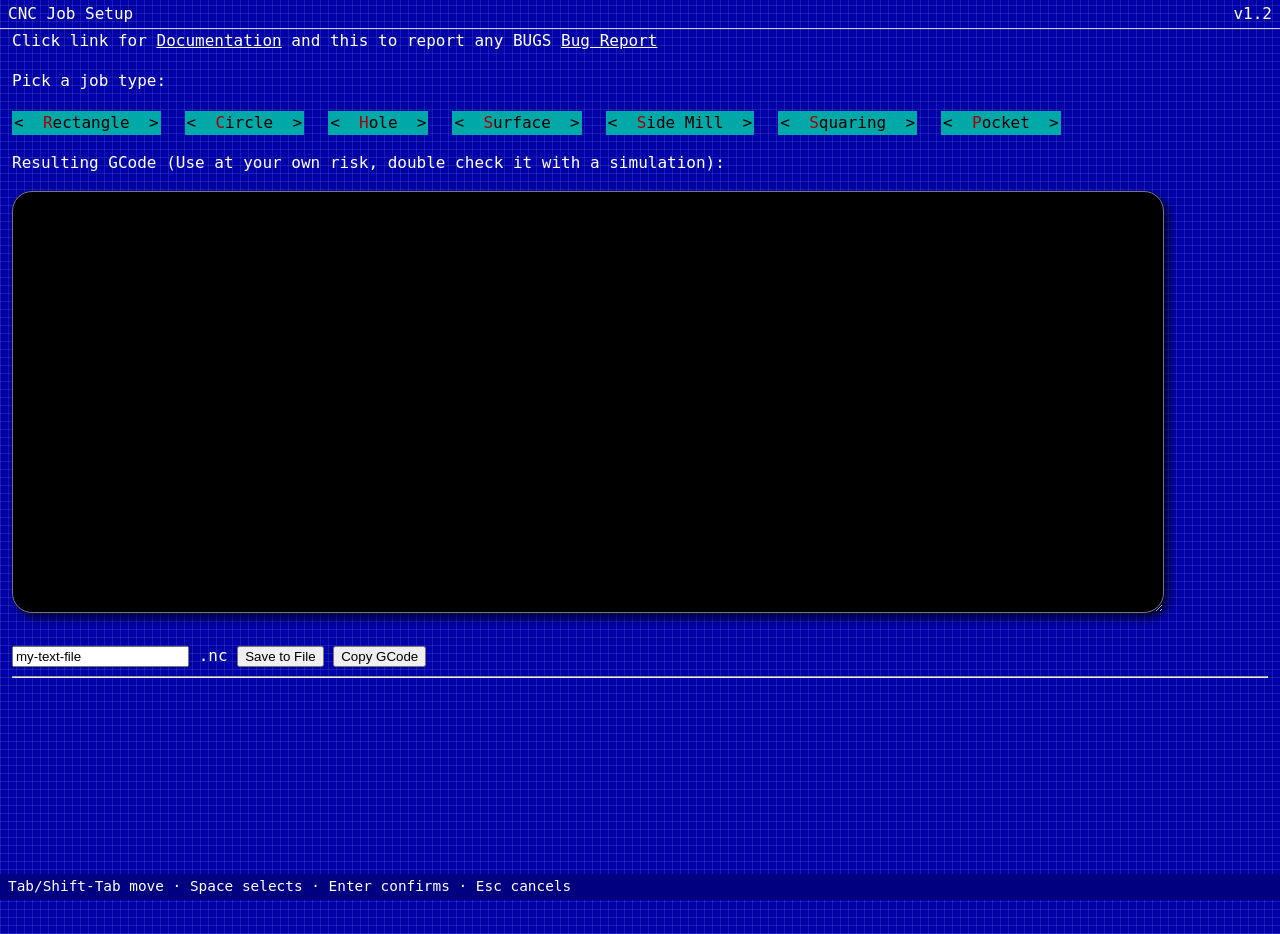
<file: static/index.html>
<!DOCTYPE html>
<html lang="en">
<head>
<meta charset="utf-8">
<meta name="viewport" content="width=device-width, initial-scale=1">
<title>CNC dialogs</title>
<link rel="stylesheet" href="cnc-dialog.css">
</head>
<body class="cd-screen">

<div class="cd-backtitle"><span>CNC Job Setup</span><span>v1.2</span></div>

<div class="cd-docs">
Click link for <a href="documentation.html">Documentation</a>
and this to report any BUGS <a href="https://github.com/wolfmanjm/turtlecnc/issues/new">Bug Report</a>
</div>

<p>Pick a job type:</p>

<div class="cd-buttons" style="justify-content:flex-start">
  <button class="cd-btn" data-job="rectangle">&lt; &nbsp;<span class="cd-hot">R</span>ectangle&nbsp; &gt;</button>
  <button class="cd-btn" data-job="circle">&lt; &nbsp;<span class="cd-hot">C</span>ircle&nbsp; &gt;</button>
  <button class="cd-btn" data-job="hole">&lt; &nbsp;<span class="cd-hot">H</span>ole&nbsp; &gt;</button>
  <button class="cd-btn" data-job="surface">&lt; &nbsp;<span class="cd-hot">S</span>urface&nbsp; &gt;</button>
  <button class="cd-btn" data-job="sidemill">&lt; &nbsp;<span class="cd-hot">S</span>ide Mill&nbsp; &gt;</button>
  <button class="cd-btn" data-job="squaring">&lt; &nbsp;<span class="cd-hot">S</span>quaring&nbsp; &gt;</button>
  <button class="cd-btn" data-job="pocket">&lt; &nbsp;<span class="cd-hot">P</span>ocket&nbsp; &gt;</button>
</div>

<pre class="cd-output" id="msgs" aria-live="polite"></pre>
<div class="cd-statusbar">Tab/Shift-Tab move &#183; Space selects &#183; Enter confirms &#183; Esc cancels</div>

<p>Resulting GCode (Use at your own risk, double check it with a simulation):</p>

<textarea class="gcoderesult" id="gcoderesult">
</textarea>
<br><br>
<input type="text" id="filenameInput" placeholder="Enter filename" value="my-text-file">
<span>.nc</span>
<button onclick="savegcode()">Save to File</button>
<button onclick="copygcode()">Copy GCode</button>
<hr>
<pre class="cd-output" id="out" aria-live="polite"></pre>

<script src="cnc-dialog.js"></script>
<script>
/* ---- one spec per dialog; add or drop fields freely ---------------------- */

const mm = { type: "number", step: 0.001, min: 0, unit: "mm" };

const SPECS = {
  rectangle: {
    title: "Rectangle profile",
    blurb: "Stock and cutter values, mill type inside/outside/laser.",
    fields: [
      { name: "jobname", label: "Job name", type: "text", value: "rectangle", maxlength: 40 },
      { name: "width",   label: "Width",         ...mm, value: 100 },
      { name: "length",  label: "Length",        ...mm, value: 150 },
      { name: "depth",   label: "Depth",         ...mm, value: 6 },
      { name: "tooldia", label: "Tool diameter", ...mm, value: 6.35, min: 0.001 },
      { name: "doc",     label: "Depth of cut",  ...mm, value: 1.5, min: 0.001, unit: "mm per pass" },
      { name: "feedrate",label: "Feedrate",      type: "number", value: 1400, unit: "mm/min"},
      { name: "rpm",     label: "Spindle",       type: "number", value: 0, unit: "RPM"},
      { name: "side",    label: "Cutter offset", type: "radio", value: "inside",
        options: [
          { value: "inside",  label: "Inside \u2014 cut within the boundary" },
          { value: "outside", label: "Outside \u2014 cut around the boundary" },
          { value: "laser",   label: "Laser \u2014 cut on the boundary" }
        ]}
    ]
  },

  hole: {
    title: "Drill Helical Hole",
    blurb: "Stock and cutter values, drills a helical hole with an endmill to the given depth",
    fields: [
      { name: "jobname", label: "Job name", type: "text", value: "hole" },
      { name: "diameter", label: "Hole diameter", ...mm, value: 10, min: 0.001 },
      { name: "depth",   label: "Depth",         ...mm, value: 12 },
      { name: "doc",     label: "Depth of cut",  ...mm, value: 1.5, min: 0.001, unit: "mm per pass" },
      { name: "tooldia", label: "Tool diameter", ...mm, value: 6.35, min: 0.001 },
      { name: "feedrate",label: "Feedrate",      type: "number", value: 1400, unit: "mm/min"},
      { name: "peck",    label: "Peck depth",    ...mm, value: 0 },
      { name: "rpm",     label: "Spindle",       type: "number", value: 0, unit: "RPM"},
      { name: "laser",   label: "Laser", type: "check", value: false }
    ]
  },

  circle: {
    title: "Circle profile",
    blurb: "Stock and cutter values, profiles a circle to the given depth, segments is optional",
    fields: [
      { name: "jobname", label: "Job name", type: "text", value: "circle", maxlength: 40 },
      { name: "diameter",   label: "Diameter",   ...mm, value: 20 },
      { name: "depth",   label: "Depth",         ...mm, value: 6 },
      { name: "tooldia", label: "Tool diameter", ...mm, value: 6.35, min: 0.001 },
      { name: "doc",     label: "Depth of cut",  ...mm, value: 1.5, min: 0.001, unit: "mm per pass" },
      { name: "feedrate",label: "Feedrate",      type: "number", value: 1400, unit: "mm/min"},
      { name: "rpm",     label: "Spindle",       type: "number", value: 0, unit: "RPM"},
      { name: "stepover",label: "Segments",      type: "number", value: 0, unit: "leave at 0 for auto"},
      { name: "side",    label: "Cutter offset", type: "radio", value: "inside",
        options: [
          { value: "inside",  label: "Inside \u2014 cut within the boundary" },
          { value: "outside", label: "Outside \u2014 cut around the boundary" },
          { value: "laser",   label: "Laser \u2014 cut on the boundary" }
        ]}
    ]
  },

  surface: {
    title: "surface a wasteboard",
    blurb: "Starts at current position and z height and mills over the given width, length to given depth",

    fields: [
      { name: "jobname", label: "Job name",      type: "text", value: "surface" },
      { name: "width",   label: "Width",         ...mm, value: 200 },
      { name: "length",  label: "Length",        ...mm, value: 300 },
      { name: "depth",   label: "Depth",         ...mm, value: 0.2 },
      { name: "tooldia", label: "Tool diameter", ...mm, value: 50, min: 0.001 },
      { name: "feedrate",label: "Feedrate",      type: "number", value: 1400, unit: "mm/min"},
      { name: "stepover", label: "Stepover", type: "number", step: 1, min: 1, max: 100, value: 40, unit: "%" },
      { name: "rpm",     label: "Spindle",       type: "number", value: 0, unit: "RPM"},
    ]
  },

  squaring: {
    title: "Square some stock",
    blurb: "Square up stock given width and length does top surface, given height will also do sides using a sidecut. depth is final depth of top surface, leave at 0 to just skim by DOC",

    fields: [
      { name: "jobname", label: "Job name",      type: "text", value: "squaring" },
      { name: "width",   label: "Width",         ...mm, value: 200 },
      { name: "length",  label: "Length",        ...mm, value: 300 },
      { name: "height",  label: "Height",        ...mm, value: 0 },
      { name: "doc",     label: "Depth of cut",  ...mm, value: 0.1, min: 0.001, unit: "mm per pass" },
      { name: "depth",   label: "Depth",         ...mm, value: 0 },
      { name: "tooldia", label: "Tool diameter", ...mm, value: 12, min: 0.001 },
      { name: "feedrate",label: "Feedrate",      type: "number", value: 1400, unit: "mm/min"},
      { name: "plungerate",label: "Plungerate",  type: "number", value: 100, unit: "mm/min"},
      { name: "stepover", label: "Stepover", type: "number", step: 1, min: 1, max: 100, value: 40, unit: "%" },
      { name: "rpm",     label: "Spindle",       type: "number", value: 0, unit: "RPM"},
    ]
  },

  pocket: {
    title: "Cut a pocket into some stock",
    blurb: "Cut a rectangular pocket into the top of stock",

    fields: [
      { name: "jobname", label: "Job name",      type: "text", value: "pocket" },
      { name: "width",   label: "Width",         ...mm, value: 200 },
      { name: "length",  label: "Length",        ...mm, value: 300 },
      { name: "doc",     label: "Depth of cut",  ...mm, value: 0.1, min: 0.001, unit: "mm per pass" },
      { name: "depth",   label: "Depth",         ...mm, value: 0 },
      { name: "tooldia", label: "Tool diameter", ...mm, value: 12, min: 0.001 },
      { name: "feedrate",label: "Feedrate",      type: "number", value: 1400, unit: "mm/min"},
      { name: "plungerate",label: "Plungerate",  type: "number", value: 100, unit: "mm/min"},
      { name: "stepover", label: "Stepover", type: "number", step: 1, min: 1, max: 100, value: 40, unit: "%" },
      { name: "rpm",     label: "Spindle",       type: "number", value: 0, unit: "RPM"},
      { name: "spiral",  label: "Spiral path",   type: "check", value: false },
    ]
  },

  sidemill: {
    title: "Side mill an edge",
    blurb: "Starts at current position and z height and side mills over the given width to given depth using specified depth of cut",

    fields: [
      { name: "jobname", label: "Job name",      type: "text", value: "sidemill" },
      { name: "length",  label: "Length",        ...mm, value: 300 },
      { name: "depth",   label: "Depth",         ...mm, value: 1 },
      { name: "doc",     label: "Depth of cut",  ...mm, value: 0.5, min: 0.001, unit: "mm per pass" },

      { name: "side",    label: "Edge to mill", type: "radio", value: "bottom",
        options: [
          { value: "bottom",  label: "Mill the Bottom edge" },
          { value: "top", label: "Mill the top edge" },
          { value: "left",   label: "Mill the left edge" },
          { value: "right",   label: "Mill the right edge" },
        ]},

      { name: "tooldia", label: "Tool diameter", ...mm, value: 12, min: 0.001 },
      { name: "feedrate",label: "Feedrate",      type: "number", value: 1400, unit: "mm/min"},
      { name: "rpm",     label: "Spindle",       type: "number", value: 0, unit: "RPM"},
      { name: "conventional", label: "Conventional milling", type: "check", value: false }
    ]
  }
};

/* ---- open one and print what a shell script would read back ------------- */

const out = document.getElementById("out");
const msgs = document.getElementById("msgs");
const myGCode = document.getElementById("gcoderesult");

document.querySelectorAll("[data-job]").forEach((btn) => {
  btn.addEventListener("click", async () => {
    const kind = btn.dataset.job;
    const values = await cncDialog(SPECS[kind]);

    if (values === null) {
      out.textContent = "exit status 1 (cancelled)";
      return;
    }

    values['kind'] = kind

    // Send asynchronously to Go backend
    fetch('/api/dialog-result', {
      method: 'POST',
      headers: { 'Content-Type': 'application/json' },
      body: JSON.stringify(values)
    })
    .then((response) => {
        if (!response.ok) {
          throw new Error(`HTTP error, status = ${response.status}`);
        }
        return response.text();
    })
    .then((text) => {
        myGCode.value = text;
    })
    .catch((error) => {
        msgs.textContent = `Error: ${error.message}`;
    });

    // set filename
	document.getElementById('filenameInput').value = values['jobname']

    /* debug data */
    const lines = Object.entries(values).map(([k, v]) => {
      const key = k.toUpperCase();
      if (typeof v === "boolean") return key + "=" + (v ? 1 : 0);
      if (typeof v === "number")  return key + "=" + v;
      return key + '="' + v + '"';
    });

    out.textContent = "# " + kind + "\n" + lines.join("\n");
  });
});

function copygcode() {
  // Get the text field
  navigator.clipboard.writeText(myGCode.value)
  msgs.textContent = "GCode copied to clipboard"
}

function savegcode() {
  const textContent = myGCode.value;
  const blob = new Blob([textContent], { type: 'text/plain' });
  const anchor = document.createElement('a');
  anchor.href = URL.createObjectURL(blob);

  let filename = document.getElementById('filenameInput').value.trim();
  if (!filename) {
    filename = 'gcode';
  }

  anchor.download = `${filename}.nc`;
  anchor.click();
  URL.revokeObjectURL(anchor.href);
  msgs.textContent = "GCode saved to file"
}

</script>
</body>
</html>
</file>
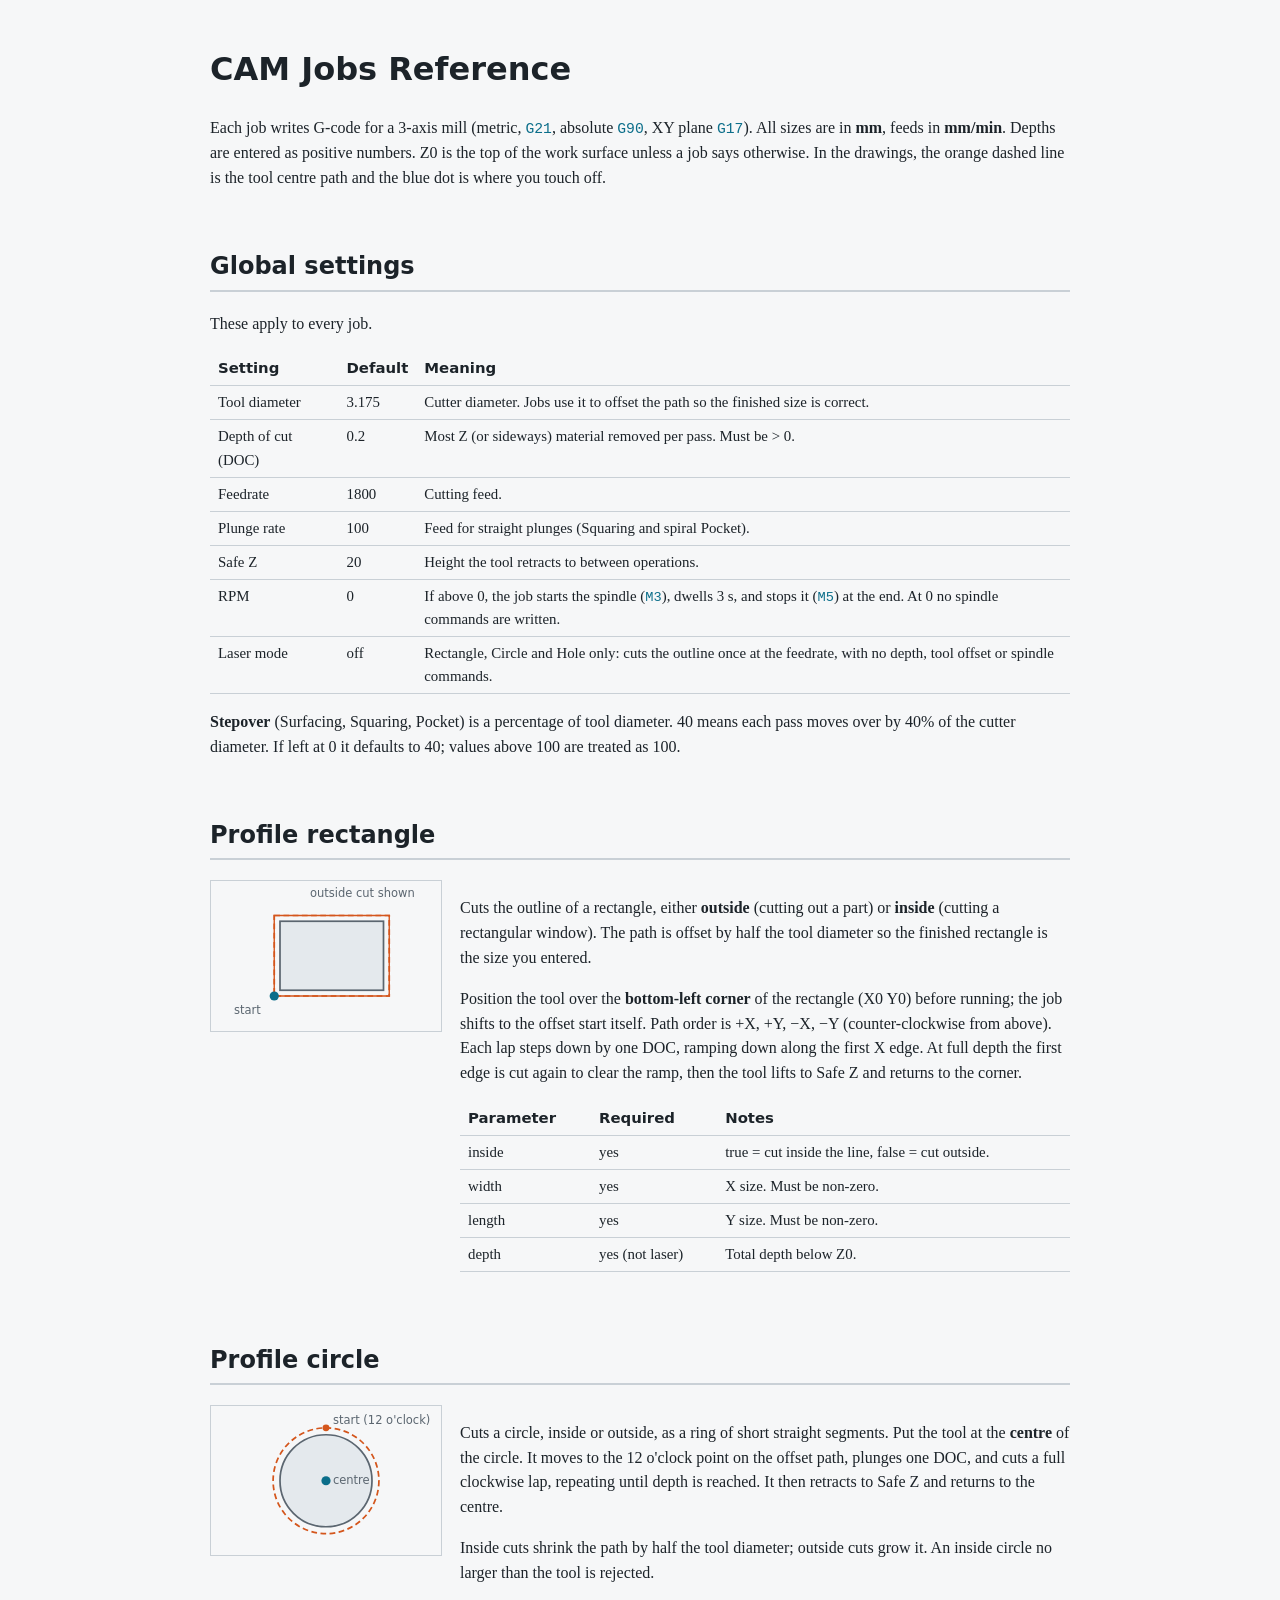
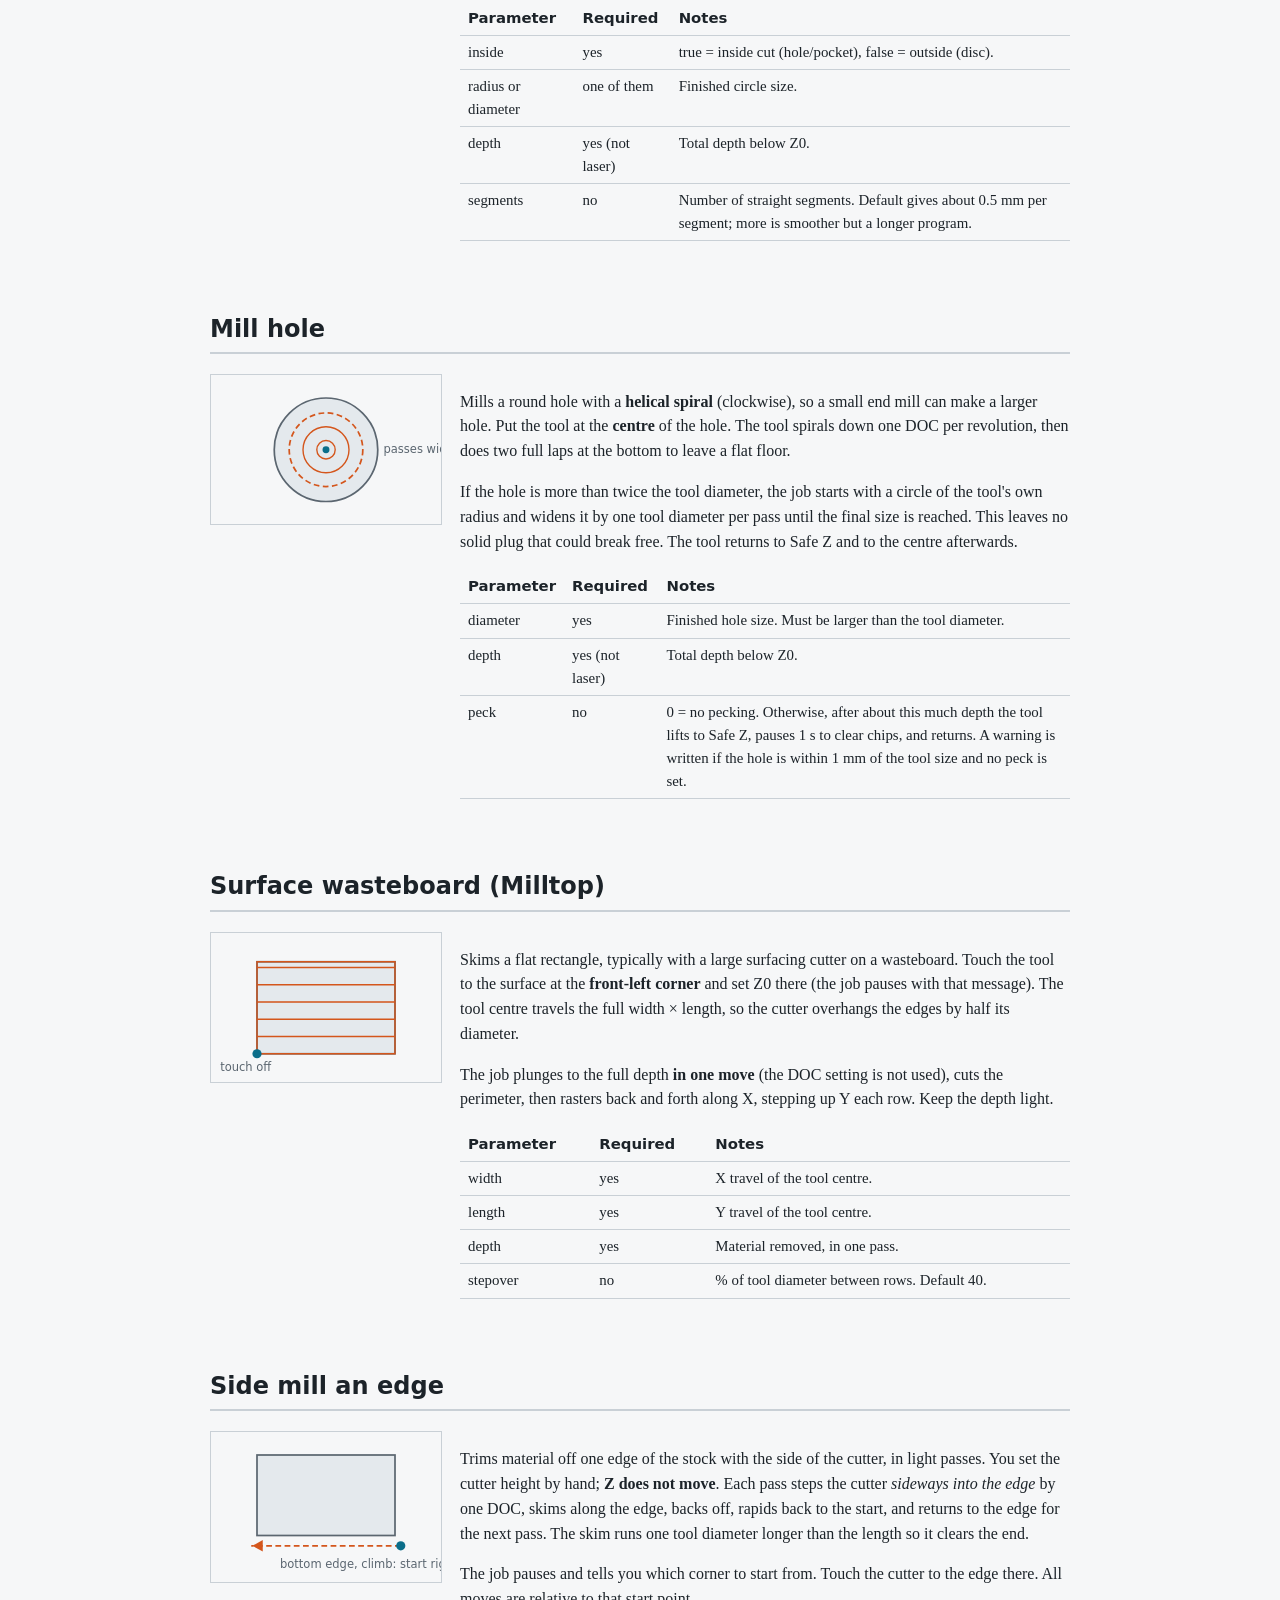
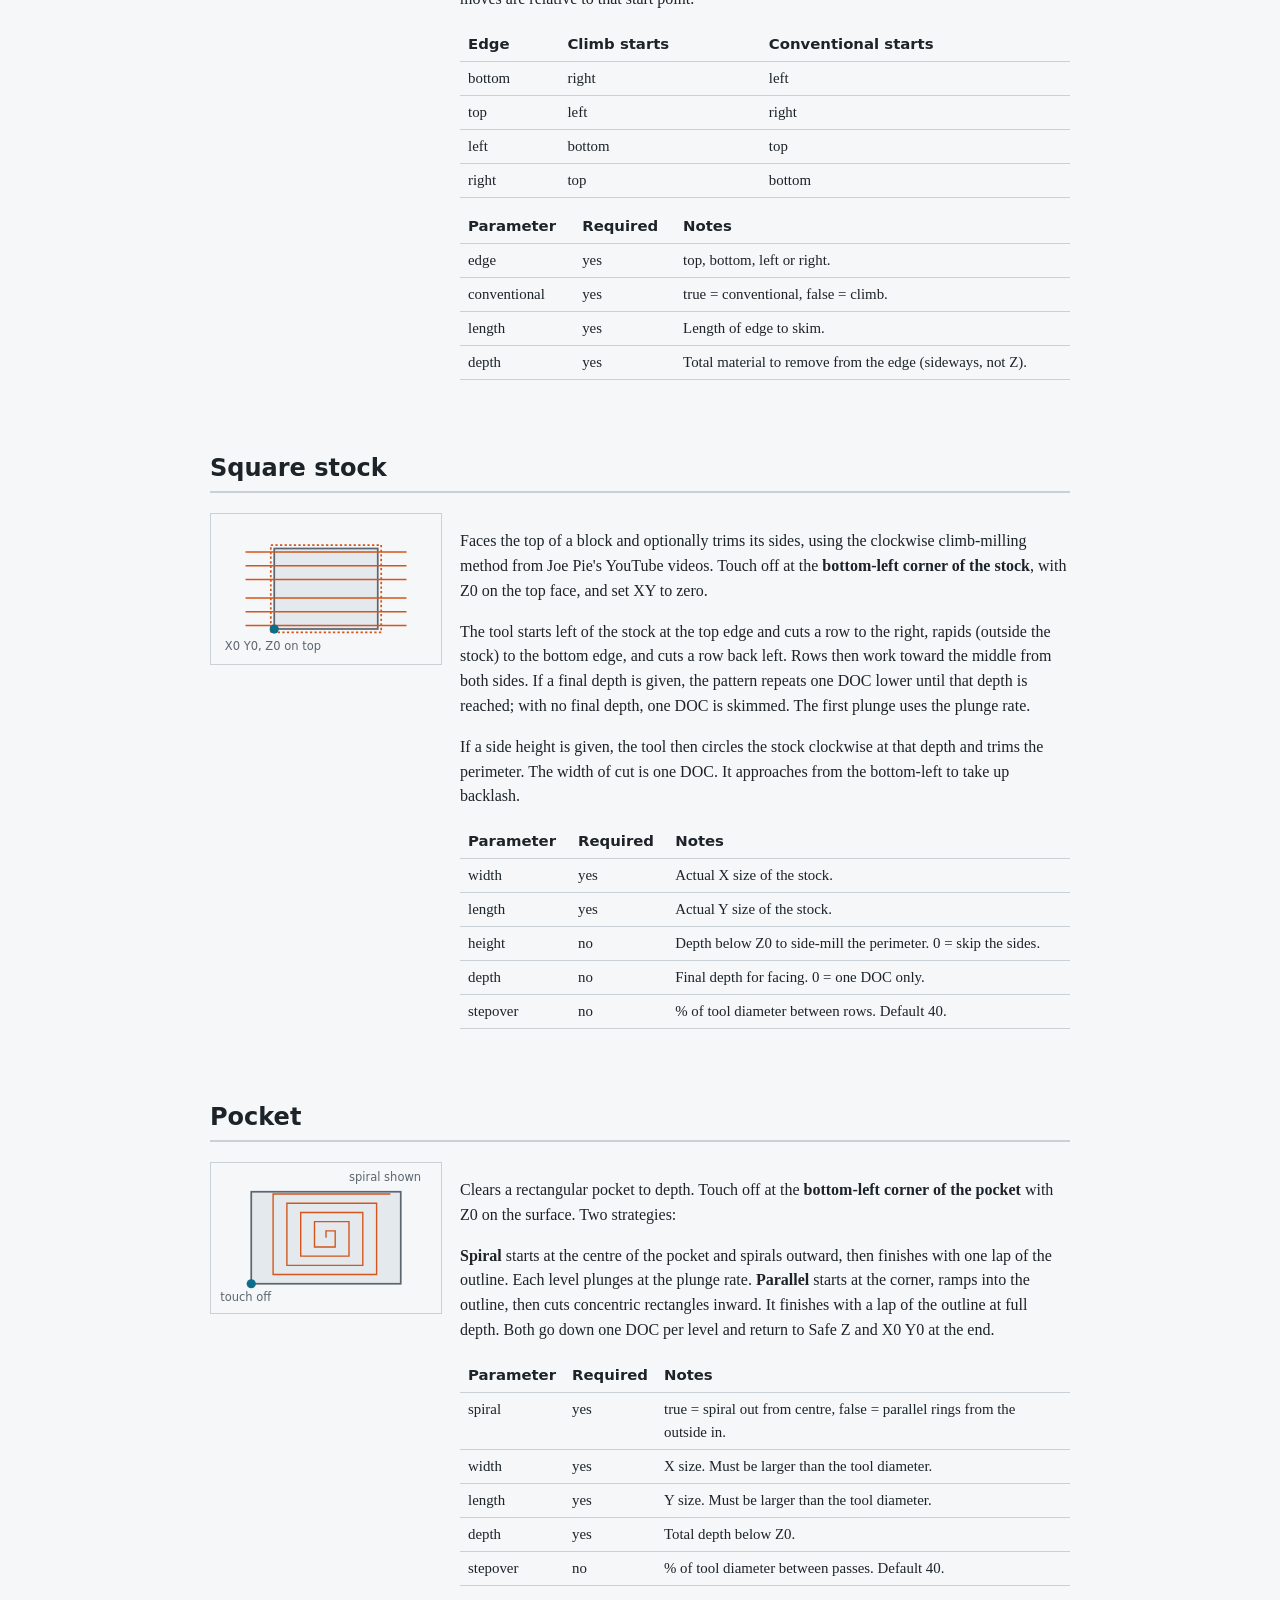
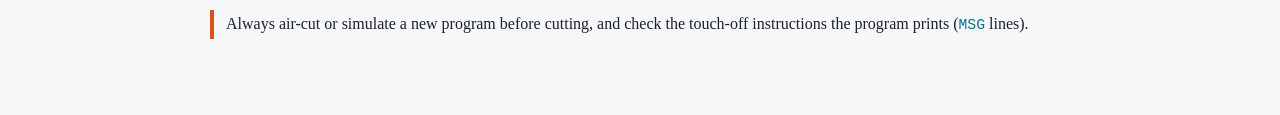
<file: static/documentation.html>
<!DOCTYPE html>
<html lang="en"><head><meta charset="utf-8">
<meta name="viewport" content="width=device-width, initial-scale=1">
<title>CAM Jobs Reference</title>
<style>
:root{--bg:#f6f7f8;--fg:#1c2329;--mut:#5b6670;--line:#c9d0d6;--acc:#0b6e8a;--cut:#d4561c;--stock:#e4e9ed}
@media (prefers-color-scheme:dark){:root{--bg:#161b1f;--fg:#e4e9ed;--mut:#9aa6b0;--line:#38424a;--acc:#5cc3dd;--cut:#ff8a55;--stock:#252d33}}
body{margin:0;background:var(--bg);color:var(--fg);font:16px/1.55 Georgia,serif}
main{max-width:860px;margin:0 auto;padding:24px 16px 64px}
h1,h2,h3,th{font-family:system-ui,sans-serif}
h2{margin-top:2.4em;border-bottom:2px solid var(--line);padding-bottom:4px}
.job{display:grid;grid-template-columns:230px 1fr;gap:20px;align-items:start}
@media(max-width:640px){.job{grid-template-columns:1fr}}
svg{width:100%;height:auto;border:1px solid var(--line);background:var(--bg)}
.s{fill:var(--stock);stroke:var(--mut);stroke-width:1.5}
.p{fill:none;stroke:var(--cut);stroke-width:1.5;stroke-dasharray:5 3}
.r{fill:none;stroke:var(--cut);stroke-width:1.2}
.o{fill:var(--acc)}
text{font:10px system-ui,sans-serif;fill:var(--mut)}
table{border-collapse:collapse;width:100%;font-size:.93em;margin:12px 0}
th,td{border-bottom:1px solid var(--line);padding:5px 8px;text-align:left;vertical-align:top}
code{font-family:ui-monospace,Consolas,monospace;font-size:.92em;color:var(--acc)}
.note{border-left:4px solid var(--cut);padding:2px 12px;margin:12px 0}
</style></head><body><main>
<h1>CAM Jobs Reference</h1>
<p>Each job writes G-code for a 3-axis mill (metric, <code>G21</code>, absolute <code>G90</code>, XY plane <code>G17</code>). All sizes are in <strong>mm</strong>, feeds in <strong>mm/min</strong>. Depths are entered as positive numbers. Z0 is the top of the work surface unless a job says otherwise. In the drawings, the orange dashed line is the tool centre path and the blue dot is where you touch off.</p>

<h2>Global settings</h2>
<p>These apply to every job.</p>
<table>
<tr><th>Setting</th><th>Default</th><th>Meaning</th></tr>
<tr><td>Tool diameter</td><td>3.175</td><td>Cutter diameter. Jobs use it to offset the path so the finished size is correct.</td></tr>
<tr><td>Depth of cut (DOC)</td><td>0.2</td><td>Most Z (or sideways) material removed per pass. Must be &gt; 0.</td></tr>
<tr><td>Feedrate</td><td>1800</td><td>Cutting feed.</td></tr>
<tr><td>Plunge rate</td><td>100</td><td>Feed for straight plunges (Squaring and spiral Pocket).</td></tr>
<tr><td>Safe Z</td><td>20</td><td>Height the tool retracts to between operations.</td></tr>
<tr><td>RPM</td><td>0</td><td>If above 0, the job starts the spindle (<code>M3</code>), dwells 3 s, and stops it (<code>M5</code>) at the end. At 0 no spindle commands are written.</td></tr>
<tr><td>Laser mode</td><td>off</td><td>Rectangle, Circle and Hole only: cuts the outline once at the feedrate, with no depth, tool offset or spindle commands.</td></tr>
</table>
<p><strong>Stepover</strong> (Surfacing, Squaring, Pocket) is a percentage of tool diameter. 40 means each pass moves over by 40% of the cutter diameter. If left at 0 it defaults to 40; values above 100 are treated as 100.</p>

<h2>Profile rectangle</h2>
<div class="job"><svg viewBox="0 0 200 130">
<rect class="s" x="60" y="35" width="90" height="60"/><rect class="p" x="55" y="30" width="100" height="70"/>
<path class="r" d="M55 100 L155 100 L155 30 L55 30 Z" stroke-width="0"/><circle class="o" cx="55" cy="100" r="4"/>
<text x="20" y="116">start</text><text x="86" y="14">outside cut shown</text></svg>
<div><p>Cuts the outline of a rectangle, either <strong>outside</strong> (cutting out a part) or <strong>inside</strong> (cutting a rectangular window). The path is offset by half the tool diameter so the finished rectangle is the size you entered.</p>
<p>Position the tool over the <strong>bottom-left corner</strong> of the rectangle (X0 Y0) before running; the job shifts to the offset start itself. Path order is +X, +Y, −X, −Y (counter-clockwise from above). Each lap steps down by one DOC, ramping down along the first X edge. At full depth the first edge is cut again to clear the ramp, then the tool lifts to Safe Z and returns to the corner.</p>
<table><tr><th>Parameter</th><th>Required</th><th>Notes</th></tr>
<tr><td>inside</td><td>yes</td><td>true = cut inside the line, false = cut outside.</td></tr>
<tr><td>width</td><td>yes</td><td>X size. Must be non-zero.</td></tr>
<tr><td>length</td><td>yes</td><td>Y size. Must be non-zero.</td></tr>
<tr><td>depth</td><td>yes (not laser)</td><td>Total depth below Z0.</td></tr></table></div></div>

<h2>Profile circle</h2>
<div class="job"><svg viewBox="0 0 200 130">
<circle class="s" cx="100" cy="65" r="40"/><circle class="p" cx="100" cy="65" r="46"/>
<circle class="o" cx="100" cy="65" r="4"/><circle cx="100" cy="19" r="3" fill="var(--cut)"/>
<text x="106" y="16">start (12 o'clock)</text><text x="106" y="68">centre</text></svg>
<div><p>Cuts a circle, inside or outside, as a ring of short straight segments. Put the tool at the <strong>centre</strong> of the circle. It moves to the 12 o'clock point on the offset path, plunges one DOC, and cuts a full clockwise lap, repeating until depth is reached. It then retracts to Safe Z and returns to the centre.</p>
<p>Inside cuts shrink the path by half the tool diameter; outside cuts grow it. An inside circle no larger than the tool is rejected.</p>
<table><tr><th>Parameter</th><th>Required</th><th>Notes</th></tr>
<tr><td>inside</td><td>yes</td><td>true = inside cut (hole/pocket), false = outside (disc).</td></tr>
<tr><td>radius or diameter</td><td>one of them</td><td>Finished circle size.</td></tr>
<tr><td>depth</td><td>yes (not laser)</td><td>Total depth below Z0.</td></tr>
<tr><td>segments</td><td>no</td><td>Number of straight segments. Default gives about 0.5 mm per segment; more is smoother but a longer program.</td></tr></table></div></div>

<h2>Mill hole</h2>
<div class="job"><svg viewBox="0 0 200 130">
<circle class="s" cx="100" cy="65" r="45"/><circle class="r" cx="100" cy="65" r="8"/><circle class="r" cx="100" cy="65" r="20"/><circle class="p" cx="100" cy="65" r="32"/>
<circle class="o" cx="100" cy="65" r="3"/><text x="150" y="68">passes widen</text></svg>
<div><p>Mills a round hole with a <strong>helical spiral</strong> (clockwise), so a small end mill can make a larger hole. Put the tool at the <strong>centre</strong> of the hole. The tool spirals down one DOC per revolution, then does two full laps at the bottom to leave a flat floor.</p>
<p>If the hole is more than twice the tool diameter, the job starts with a circle of the tool's own radius and widens it by one tool diameter per pass until the final size is reached. This leaves no solid plug that could break free. The tool returns to Safe Z and to the centre afterwards.</p>
<table><tr><th>Parameter</th><th>Required</th><th>Notes</th></tr>
<tr><td>diameter</td><td>yes</td><td>Finished hole size. Must be larger than the tool diameter.</td></tr>
<tr><td>depth</td><td>yes (not laser)</td><td>Total depth below Z0.</td></tr>
<tr><td>peck</td><td>no</td><td>0 = no pecking. Otherwise, after about this much depth the tool lifts to Safe Z, pauses 1 s to clear chips, and returns. A warning is written if the hole is within 1 mm of the tool size and no peck is set.</td></tr></table></div></div>

<h2>Surface wasteboard (Milltop)</h2>
<div class="job"><svg viewBox="0 0 200 130">
<rect class="s" x="40" y="25" width="120" height="80"/>
<path class="r" d="M40 105 V25 H160 V105 H40 M40 90 H160 M40 75 H160 M40 60 H160 M40 45 H160 M40 30 H160" style="stroke-dasharray:none"/>
<circle class="o" cx="40" cy="105" r="4"/><text x="8" y="120">touch off</text></svg>
<div><p>Skims a flat rectangle, typically with a large surfacing cutter on a wasteboard. Touch the tool to the surface at the <strong>front-left corner</strong> and set Z0 there (the job pauses with that message). The tool centre travels the full width × length, so the cutter overhangs the edges by half its diameter.</p>
<p>The job plunges to the full depth <strong>in one move</strong> (the DOC setting is not used), cuts the perimeter, then rasters back and forth along X, stepping up Y each row. Keep the depth light.</p>
<table><tr><th>Parameter</th><th>Required</th><th>Notes</th></tr>
<tr><td>width</td><td>yes</td><td>X travel of the tool centre.</td></tr>
<tr><td>length</td><td>yes</td><td>Y travel of the tool centre.</td></tr>
<tr><td>depth</td><td>yes</td><td>Material removed, in one pass.</td></tr>
<tr><td>stepover</td><td>no</td><td>% of tool diameter between rows. Default 40.</td></tr></table></div></div>

<h2>Side mill an edge</h2>
<div class="job"><svg viewBox="0 0 200 130">
<rect class="s" x="40" y="20" width="120" height="70"/>
<path class="p" d="M165 99 H35"/><path d="M45 94 l-9 5 l9 5 z" fill="var(--cut)"/>
<circle class="o" cx="165" cy="99" r="4"/><text x="60" y="118">bottom edge, climb: start right</text></svg>
<div><p>Trims material off one edge of the stock with the side of the cutter, in light passes. You set the cutter height by hand; <strong>Z does not move</strong>. Each pass steps the cutter <em>sideways into the edge</em> by one DOC, skims along the edge, backs off, rapids back to the start, and returns to the edge for the next pass. The skim runs one tool diameter longer than the length so it clears the end.</p>
<p>The job pauses and tells you which corner to start from. Touch the cutter to the edge there. All moves are relative to that start point.</p>
<table><tr><th>Edge</th><th>Climb starts</th><th>Conventional starts</th></tr>
<tr><td>bottom</td><td>right</td><td>left</td></tr><tr><td>top</td><td>left</td><td>right</td></tr>
<tr><td>left</td><td>bottom</td><td>top</td></tr><tr><td>right</td><td>top</td><td>bottom</td></tr></table>
<table><tr><th>Parameter</th><th>Required</th><th>Notes</th></tr>
<tr><td>edge</td><td>yes</td><td>top, bottom, left or right.</td></tr>
<tr><td>conventional</td><td>yes</td><td>true = conventional, false = climb.</td></tr>
<tr><td>length</td><td>yes</td><td>Length of edge to skim.</td></tr>
<tr><td>depth</td><td>yes</td><td>Total material to remove from the edge (sideways, not Z).</td></tr></table></div></div>

<h2>Square stock</h2>
<div class="job"><svg viewBox="0 0 200 130">
<rect class="s" x="55" y="30" width="90" height="70"/>
<path class="r" d="M30 33 H170 M170 97 H30 M30 45 H170 M170 85 H30 M30 57 H170 M170 73 H30" style="stroke-dasharray:none"/>
<rect class="p" x="52" y="27" width="96" height="76" style="stroke-dasharray:2 2"/>
<circle class="o" cx="55" cy="100" r="4"/><text x="12" y="118">X0 Y0, Z0 on top</text></svg>
<div><p>Faces the top of a block and optionally trims its sides, using the clockwise climb-milling method from Joe Pie's YouTube videos. Touch off at the <strong>bottom-left corner of the stock</strong>, with Z0 on the top face, and set XY to zero.</p>
<p>The tool starts left of the stock at the top edge and cuts a row to the right, rapids (outside the stock) to the bottom edge, and cuts a row back left. Rows then work toward the middle from both sides. If a final depth is given, the pattern repeats one DOC lower until that depth is reached; with no final depth, one DOC is skimmed. The first plunge uses the plunge rate.</p>
<p>If a side height is given, the tool then circles the stock clockwise at that depth and trims the perimeter. The width of cut is one DOC. It approaches from the bottom-left to take up backlash.</p>
<table><tr><th>Parameter</th><th>Required</th><th>Notes</th></tr>
<tr><td>width</td><td>yes</td><td>Actual X size of the stock.</td></tr>
<tr><td>length</td><td>yes</td><td>Actual Y size of the stock.</td></tr>
<tr><td>height</td><td>no</td><td>Depth below Z0 to side-mill the perimeter. 0 = skip the sides.</td></tr>
<tr><td>depth</td><td>no</td><td>Final depth for facing. 0 = one DOC only.</td></tr>
<tr><td>stepover</td><td>no</td><td>% of tool diameter between rows. Default 40.</td></tr></table></div></div>

<h2>Pocket</h2>
<div class="job"><svg viewBox="0 0 200 130">
<rect class="s" x="35" y="25" width="130" height="80"/>
<path class="r" d="M100 65 v-6 h8 v14 h-18 v-22 h30 v30 h-42 v-38 h54 v46 h-66 v-54 h78 v62 h-90 v-70 h102" style="stroke-dasharray:none"/>
<circle class="o" cx="35" cy="105" r="4"/><text x="8" y="120">touch off</text><text x="120" y="16">spiral shown</text></svg>
<div><p>Clears a rectangular pocket to depth. Touch off at the <strong>bottom-left corner of the pocket</strong> with Z0 on the surface. Two strategies:</p>
<p><strong>Spiral</strong> starts at the centre of the pocket and spirals outward, then finishes with one lap of the outline. Each level plunges at the plunge rate. <strong>Parallel</strong> starts at the corner, ramps into the outline, then cuts concentric rectangles inward. It finishes with a lap of the outline at full depth. Both go down one DOC per level and return to Safe Z and X0 Y0 at the end.</p>
<table><tr><th>Parameter</th><th>Required</th><th>Notes</th></tr>
<tr><td>spiral</td><td>yes</td><td>true = spiral out from centre, false = parallel rings from the outside in.</td></tr>
<tr><td>width</td><td>yes</td><td>X size. Must be larger than the tool diameter.</td></tr>
<tr><td>length</td><td>yes</td><td>Y size. Must be larger than the tool diameter.</td></tr>
<tr><td>depth</td><td>yes</td><td>Total depth below Z0.</td></tr>
<tr><td>stepover</td><td>no</td><td>% of tool diameter between passes. Default 40.</td></tr></table></div></div>
<div class="note">Always air-cut or simulate a new program before cutting, and check the touch-off instructions the program prints (<code>MSG</code> lines).</div>
</main></body></html>
</file>
<file: static/cnc-dialog.css>
/* ==========================================================================
   cnc-dialog.css — ncurses `dialog(1)` look for HTML forms
   Pairs with cnc-dialog.js. Nothing here depends on that script, so the
   classes can also be hand-written into static markup.
   ========================================================================== */

:root {
  --cd-blue:      #0000a8;   /* backdrop, inactive field text bg */
  --cd-blue-dark: #000080;
  --cd-cyan:      #00a8a8;   /* window body                      */
  --cd-white:     #ffffff;
  --cd-black:     #000000;
  --cd-red:       #a80000;   /* hotkey letter                    */
  --cd-yellow:    #fcfc54;   /* hotkey on a selected button      */
  --cd-shadow:    rgba(0, 0, 0, .55);
  --cd-mono: "DejaVu Sans Mono", "Liberation Mono", Menlo, Consolas,
             "Courier New", monospace;
  --cd-labelw: 16ch;         /* overridden per dialog by the script */
}

/* --- page chrome: backtitle bar and help line ---------------------------- */

.cd-screen {
  min-height: 100vh;
  margin: 0;
  font: 16px/1.5 var(--cd-mono);
  color: var(--cd-white);
  background-color: var(--cd-blue);
  background-image:
    repeating-linear-gradient(0deg,  rgba(255,255,255,.10) 0 1px, transparent 1px 8px),
    repeating-linear-gradient(90deg, rgba(255,255,255,.10) 0 1px, transparent 1px 8px);
  padding: 0 12px 34px;
}

.cd-backtitle {
  display: flex;
  justify-content: space-between;
  gap: 16px;
  padding: 2px 8px 2px;
  border-bottom: 1px solid rgba(255,255,255,.8);
  margin: 0 -12px 0;
}

.cd-docs a,
.cd-docs a:visited {
  color: white;
}

.cd-statusbar {
  position: fixed;
  left: 0; right: 0; bottom: 0;
  padding: 2px 8px;
  font: .9rem/1.5 var(--cd-mono);
  color: var(--cd-white);
  background: var(--cd-blue-dark);
}

/* --- the window --------------------------------------------------------- */

dialog.cd {
  width: min(640px, calc(100vw - 32px));
  font: 16px/1.5 var(--cd-mono);
  color: var(--cd-black);
  background: var(--cd-cyan);
  border: 2px solid;
  border-color: var(--cd-white) var(--cd-blue-dark) var(--cd-blue-dark) var(--cd-white);
  border-radius: 0;
  box-shadow: 10px 10px 0 var(--cd-shadow);
  padding: 10px 18px 14px;
  margin: 8vh auto auto;
}

dialog.cd::backdrop {
  background-color: var(--cd-blue);
  background-image:
    repeating-linear-gradient(0deg,  rgba(255,255,255,.10) 0 1px, transparent 1px 8px),
    repeating-linear-gradient(90deg, rgba(255,255,255,.10) 0 1px, transparent 1px 8px);
}

.cd-title {
  font-size: 1rem;
  font-weight: 700;
  color: var(--cd-blue);
  text-align: center;
  letter-spacing: .04em;
  margin: 0px 0 14px;            /* lift the title onto the top border */
}
.cd-title span { background: var(--cd-cyan); padding: 0 8px; }

.cd-blurb { margin: 0 0 14px; }

/* --- rows --------------------------------------------------------------- */

.cd-row {
  display: grid;
  grid-template-columns: var(--cd-labelw) 1fr;
  align-items: baseline;
  gap: 8px;
  margin-bottom: 6px;
}
.cd-row > label { white-space: nowrap; }

.cd-input {
  display: flex;
  align-items: baseline;
  gap: 8px;
}
.cd-unit { color: var(--cd-blue-dark); }

dialog.cd input[type="text"],
dialog.cd input[type="number"],
dialog.cd select {
  font: inherit;
  color: var(--cd-white);
  background: var(--cd-blue);
  border: 0;
  border-radius: 0;
  padding: 0 6px;
  width: 100%;
  max-width: 26ch;
  appearance: none;
  -moz-appearance: textfield;
}
dialog.cd input[type="number"]::-webkit-outer-spin-button,
dialog.cd input[type="number"]::-webkit-inner-spin-button {
  -webkit-appearance: none;
  margin: 0;
}
dialog.cd input:focus,
dialog.cd select:focus {
  outline: none;
  background: var(--cd-white);
  color: var(--cd-blue);
}
dialog.cd input:invalid { background: var(--cd-red); color: var(--cd-white); }

/* --- radiolist / checklist ---------------------------------------------- */

dialog.cd fieldset { border: 0; margin: 12px 0 4px; padding: 0; }
dialog.cd legend    { padding: 0; margin-bottom: 4px; }

.cd-choice {
  display: block;
  cursor: pointer;
  padding-left: var(--cd-labelw);
}
.cd-choice input { position: absolute; opacity: 0; width: 0; height: 0; }

.cd-mark::after                              { content: "( ) "; }
.cd-choice input:checked ~ .cd-mark::after   { content: "(*) "; }
.cd-check .cd-mark::after                    { content: "[ ] "; }
.cd-check input:checked ~ .cd-mark::after    { content: "[X] "; }

.cd-choice input:checked ~ .cd-mark,
.cd-choice input:checked ~ .cd-text {
  color: var(--cd-white);
  background: var(--cd-blue);
}
.cd-choice input:focus-visible ~ .cd-mark,
.cd-choice input:focus-visible ~ .cd-text {
  color: var(--cd-blue);
  background: var(--cd-white);
}

/* --- buttons ------------------------------------------------------------ */

.cd-buttons {
  display: flex;
  justify-content: center;
  gap: 24px;
  margin-top: 18px;
}
.cd-btn {
  font: inherit;
  color: var(--cd-black);
  background: var(--cd-cyan);
  border: 0;
  border-radius: 0;
  padding: 0 2px;
  cursor: pointer;
}
.cd-btn .cd-hot { color: var(--cd-red); }
.cd-btn:hover,
.cd-btn:focus-visible {
  outline: none;
  background: var(--cd-blue);
  color: var(--cd-white);
}
.cd-btn:hover .cd-hot,
.cd-btn:focus-visible .cd-hot { color: var(--cd-yellow); }

/* --- shell-style output block ------------------------------------------- */

.cd-output {
  font: 16px/1.5 var(--cd-mono);
  color: var(--cd-white);
  white-space: pre-wrap;
  word-break: break-word;
  margin: 18px 0 0;
}
.cd-output:empty { display: none; }

/* --- narrow screens ------------------------------------------------------ */

@media (max-width: 560px) {
  .cd-screen, dialog.cd, .cd-output { font-size: 14px; }
  .cd-row     { grid-template-columns: 1fr; gap: 2px; }
  .cd-choice  { padding-left: 0; }
  dialog.cd   { box-shadow: 6px 6px 0 var(--cd-shadow); margin-top: 4vh; }
}

/* display Gcode here */
.gcoderesult {
  margin: 0 auto;
  padding: 10px;
  border-radius: 20px;
  box-shadow: 5px 5px 10px rgba(0, 0, 0, 0.7);
  line-height: 1;
  background: var(--cd-black);
  color: var(--cd-white);
  height: 400px;
  width: 90%;
  overflow: auto;
}
</file>
